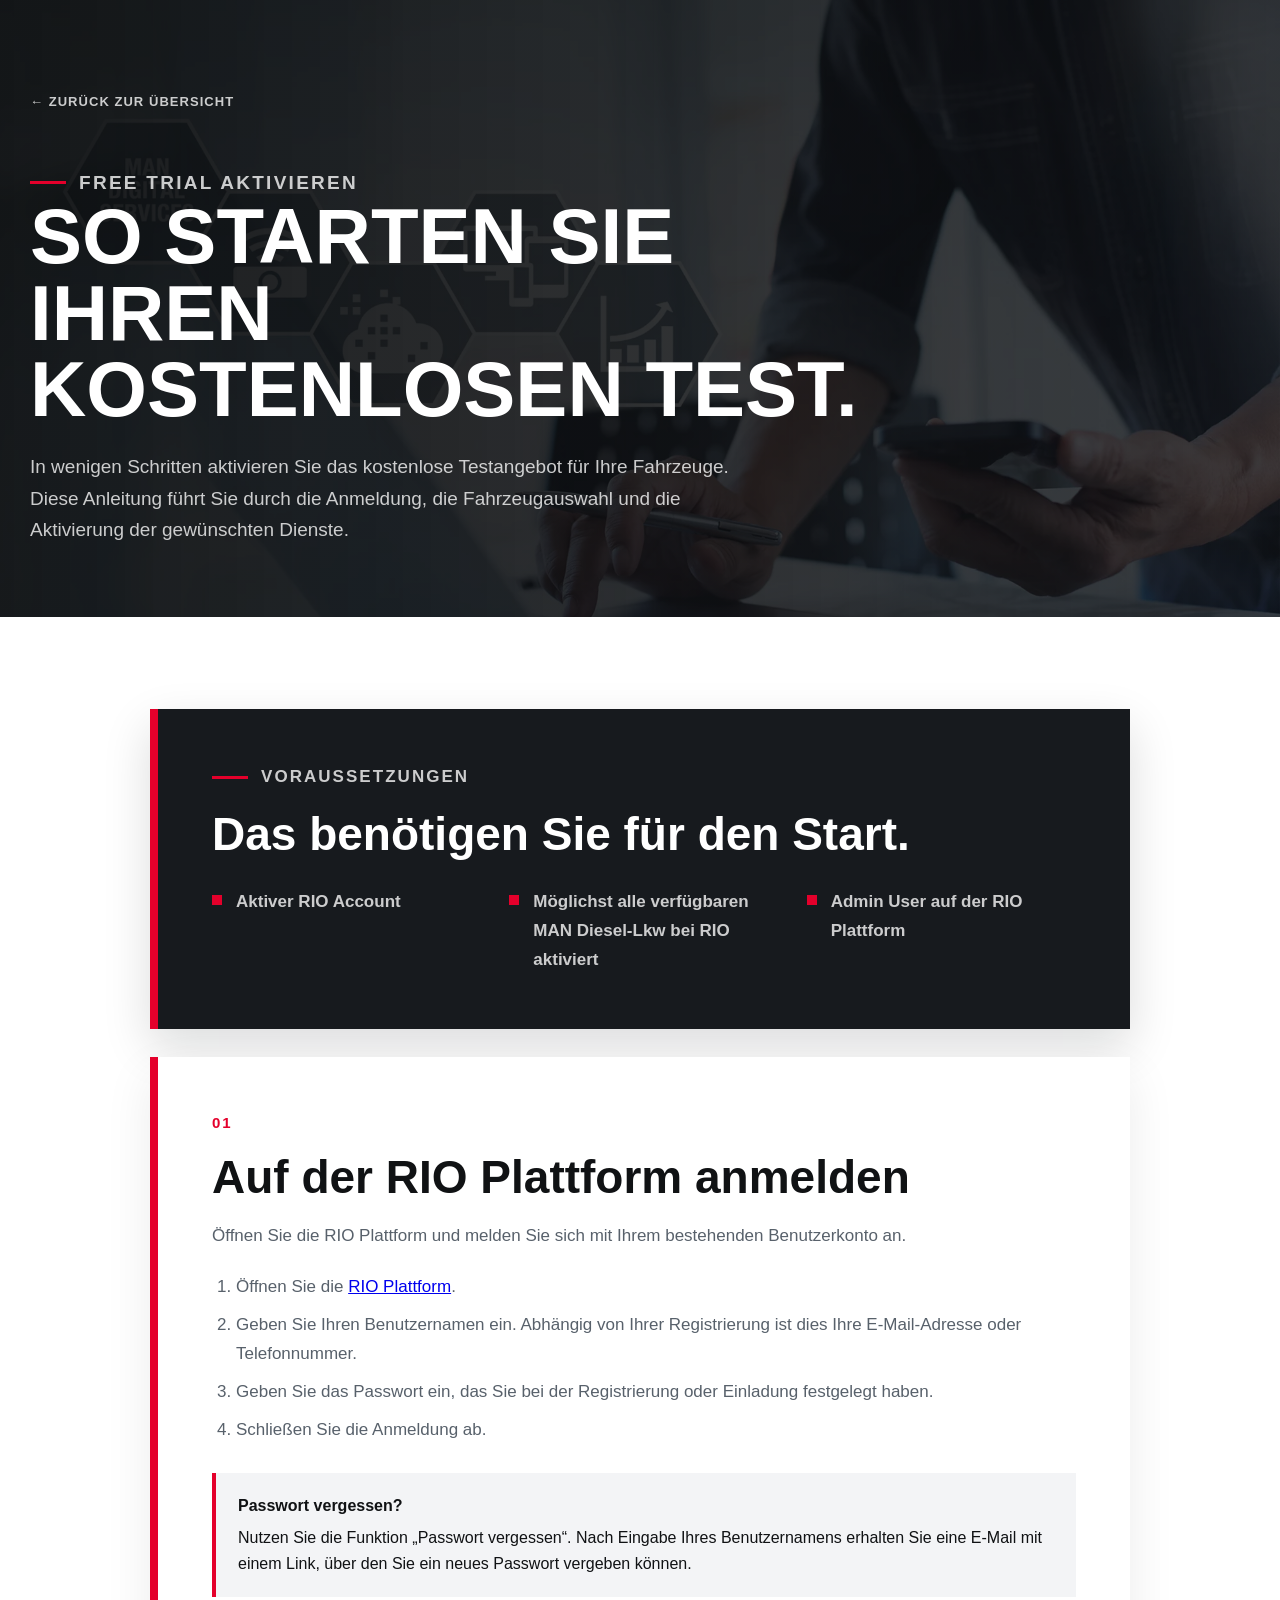
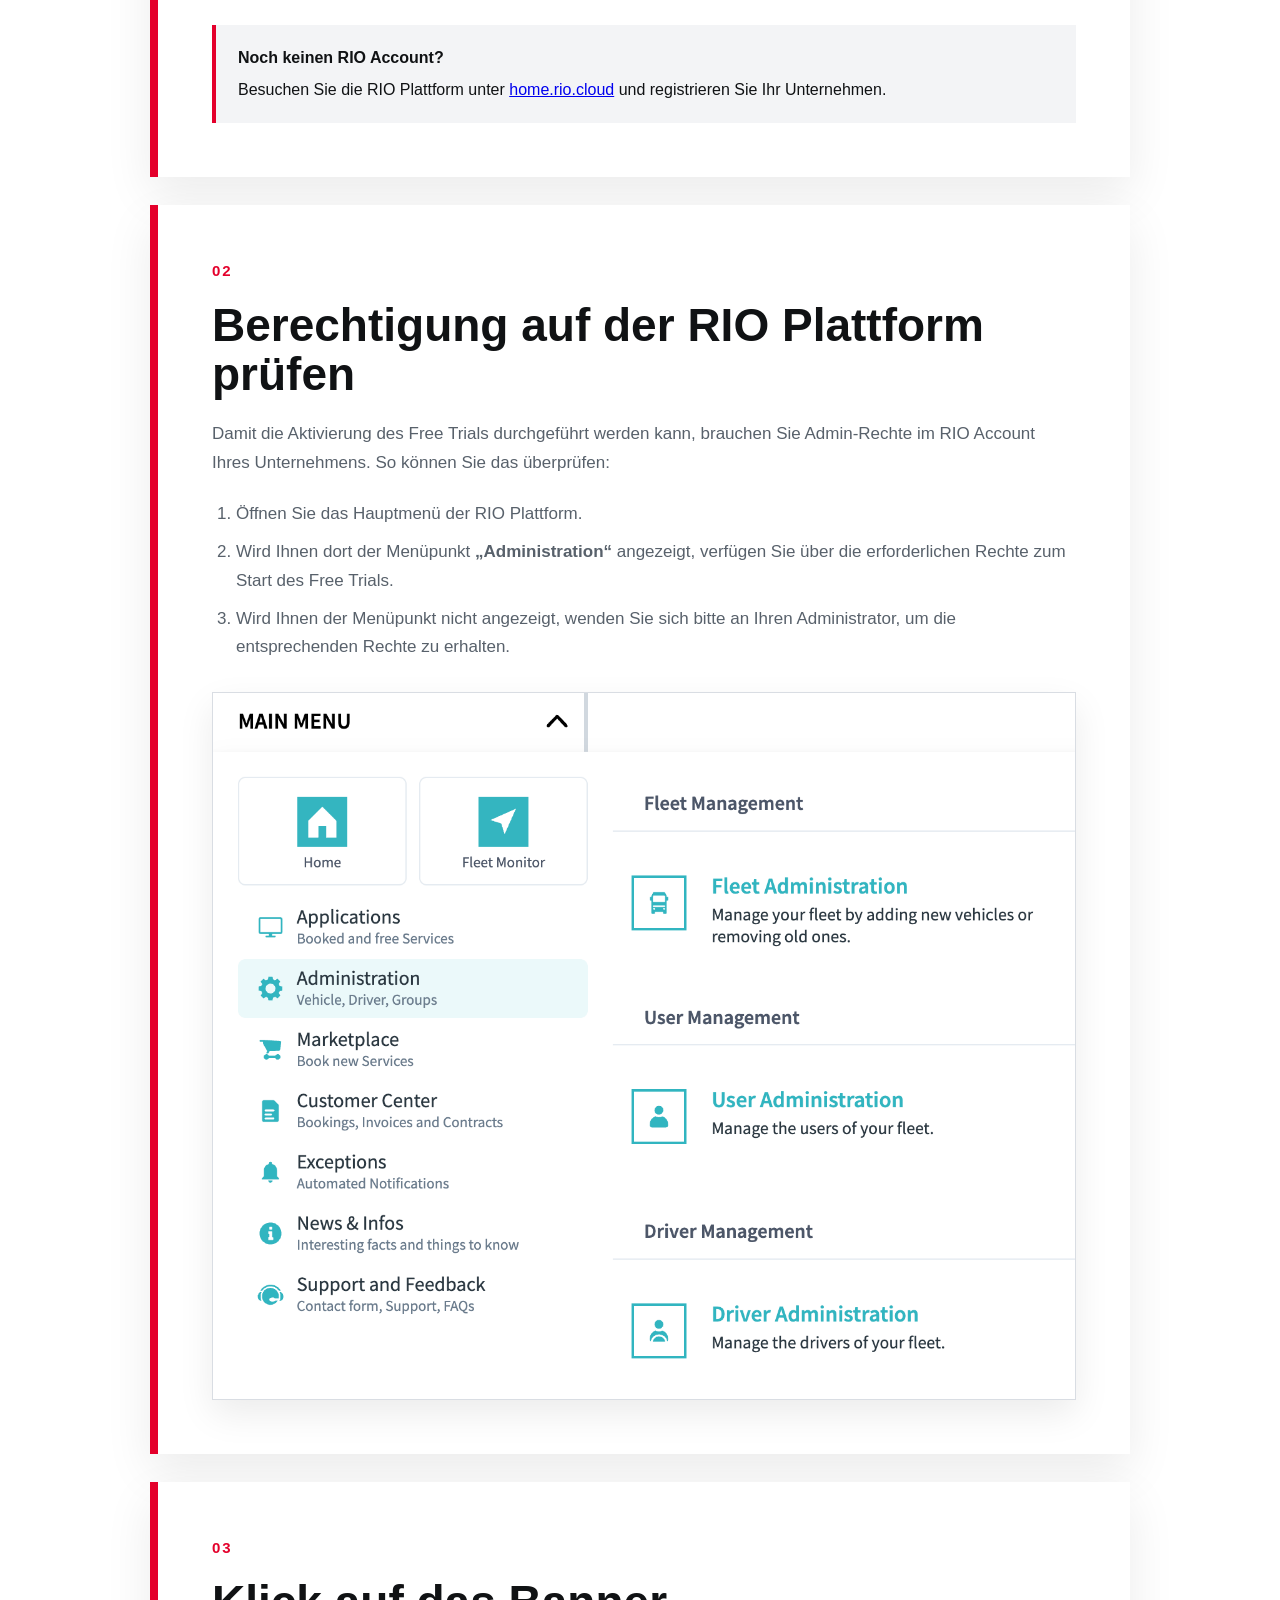
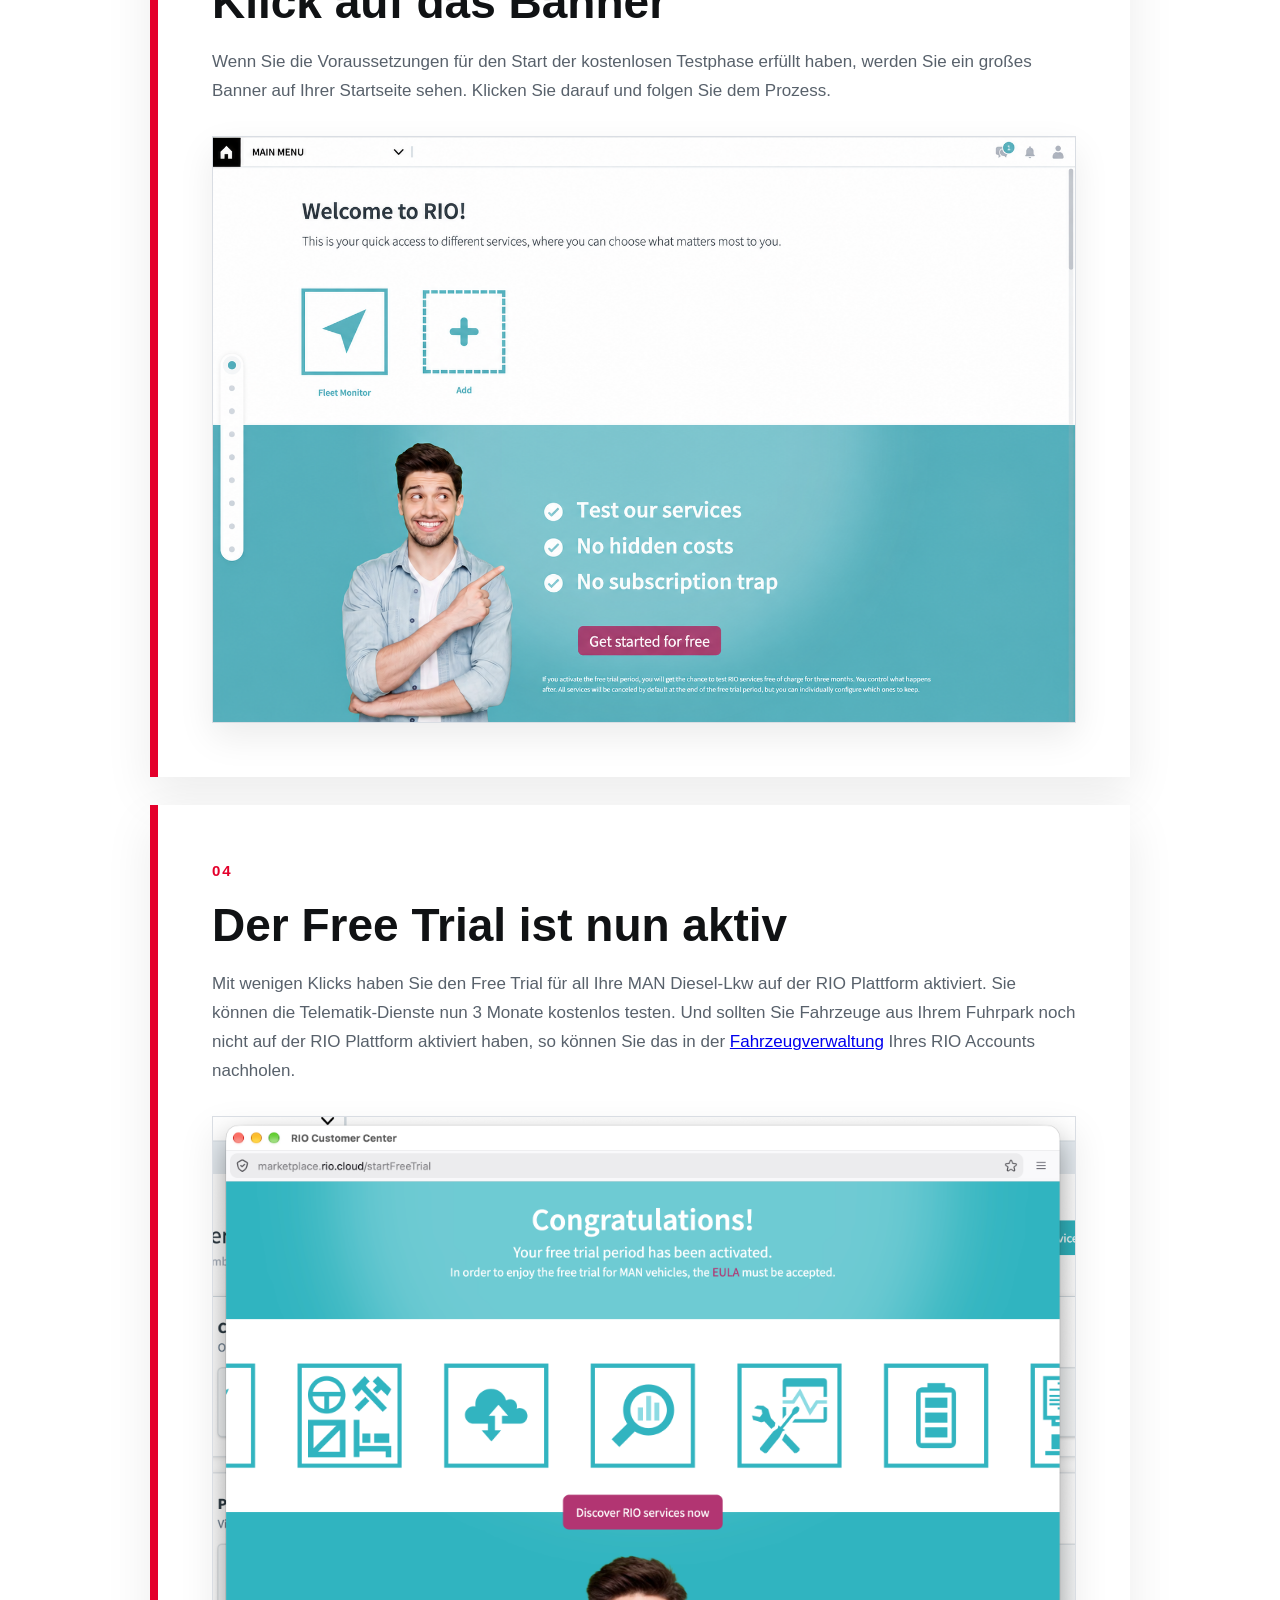
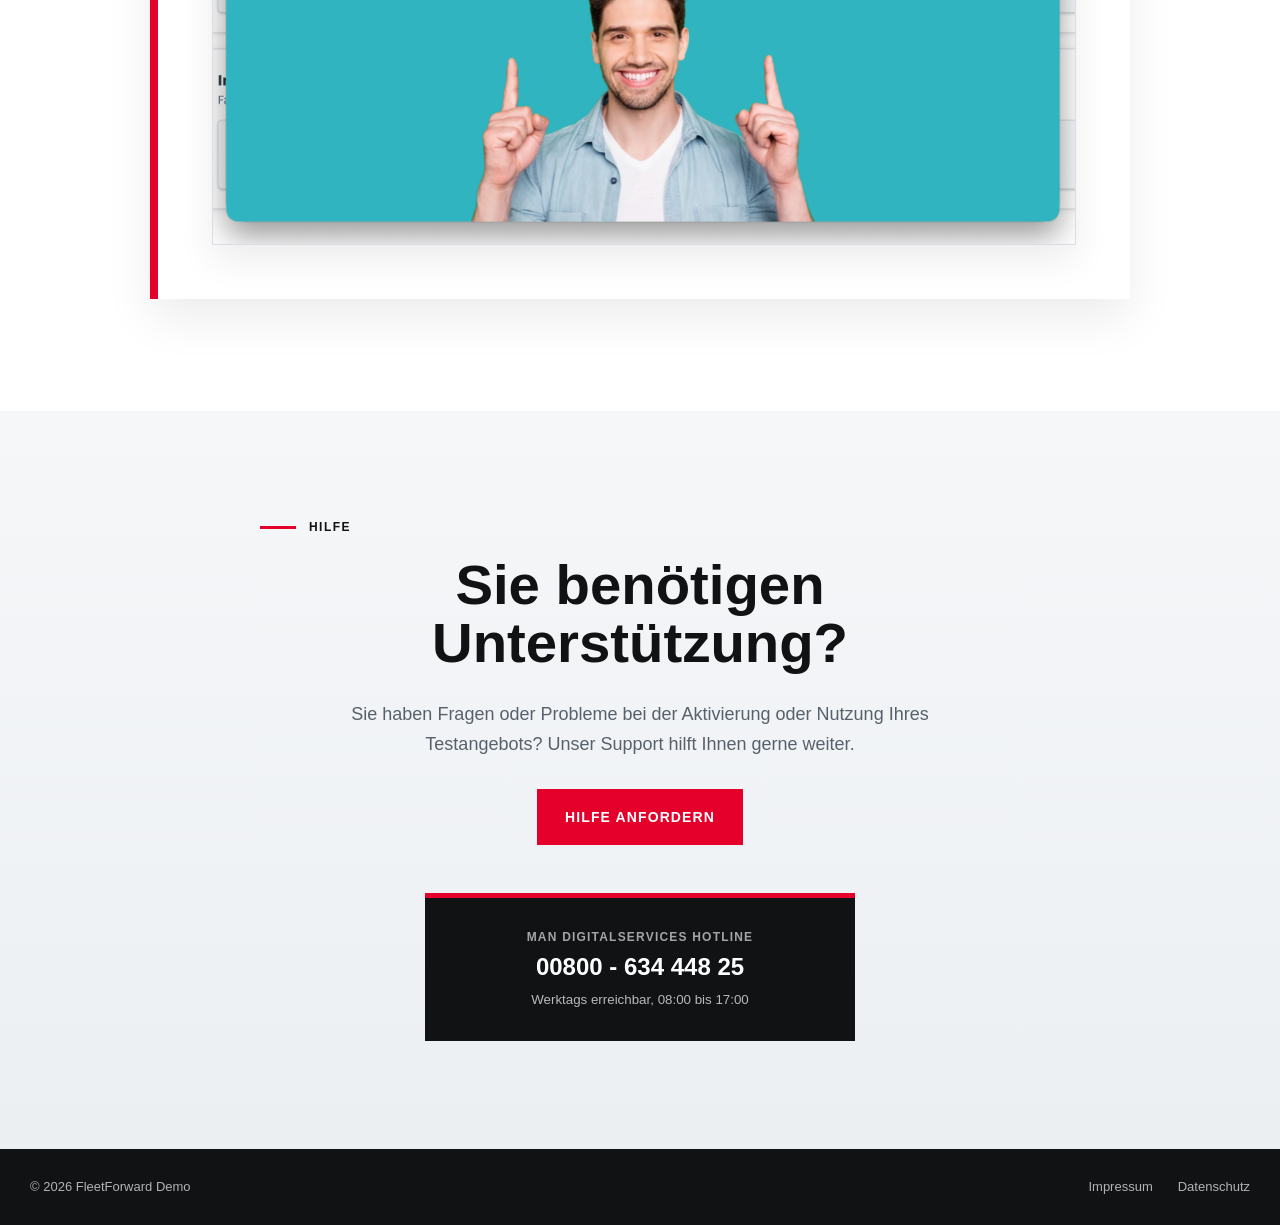
<file: free-trial-anleitung.html>
<!doctype html>
<html lang="de">
<head>
  <meta charset="utf-8">
  <meta name="viewport" content="width=device-width, initial-scale=1">
  <title>Free Trial starten | MAN DigitalServices</title>
  <meta
    name="description"
    content="Schritt-für-Schritt-Anleitung zur Aktivierung des kostenlosen MAN DigitalServices Tests."
  >
  <link rel="stylesheet" href="styles.css?v=20260921-1">
</head>
<body>
  <div class="demo-landing">
    <main>
      <section class="demo-guide-hero">
        <div class="demo-container">
          <a class="demo-guide-hero__back" href="index.html">← Zurück zur Übersicht</a>
          <p class="demo-eyebrow">Free Trial aktivieren</p>
          <h1>So starten Sie Ihren kostenlosen Test.</h1>
          <p>
            In wenigen Schritten aktivieren Sie das kostenlose Testangebot für
            Ihre Fahrzeuge. Diese Anleitung führt Sie durch die Anmeldung, die
            Fahrzeugauswahl und die Aktivierung der gewünschten Dienste.
          </p>
        </div>
      </section>

      <section class="demo-guide" aria-label="Aktivierungsschritte">
        <div class="demo-container">
          <div class="demo-guide__list">
            <article class="demo-guide-prerequisites">
              <p class="demo-eyebrow">Voraussetzungen</p>
              <h2>Das benötigen Sie für den Start.</h2>
              <ul>
                <li>Aktiver RIO Account</li>
                <li>Möglichst alle verfügbaren MAN Diesel-Lkw bei RIO aktiviert</li>
                <li>Admin User auf der RIO Plattform</li>
              </ul>
            </article>

            <article class="demo-guide-step">
              <h2>Auf der RIO Plattform anmelden</h2>
              <p>
                Öffnen Sie die RIO Plattform und melden Sie sich mit Ihrem
                bestehenden Benutzerkonto an.
              </p>
              <ol>
                <li>
                  Öffnen Sie die
                  <a href="https://home.rio.cloud/">RIO Plattform</a>.
                </li>
                <li>
                  Geben Sie Ihren Benutzernamen ein. Abhängig von Ihrer
                  Registrierung ist dies Ihre E-Mail-Adresse oder Telefonnummer.
                </li>
                <li>
                  Geben Sie das Passwort ein, das Sie bei der Registrierung
                  oder Einladung festgelegt haben.
                </li>
                <li>Schließen Sie die Anmeldung ab.</li>
              </ol>
              <div class="demo-guide-note">
                <strong>Passwort vergessen?</strong>
                Nutzen Sie die Funktion „Passwort vergessen“. Nach Eingabe Ihres
                Benutzernamens erhalten Sie eine E-Mail mit einem Link, über den
                Sie ein neues Passwort vergeben können.
              </div>
              <div class="demo-guide-note">
                <strong>Noch keinen RIO Account?</strong>
                Besuchen Sie die RIO Plattform unter
                <a href="https://home.rio.cloud/">home.rio.cloud</a> und
                registrieren Sie Ihr Unternehmen.
              </div>
            </article>

            <article class="demo-guide-step">
              <h2>Berechtigung auf der RIO Plattform prüfen</h2>
              <p>
                Damit die Aktivierung des Free Trials durchgeführt werden kann,
                brauchen Sie Admin-Rechte im RIO Account Ihres Unternehmens. So
                können Sie das überprüfen:
              </p>
              <ol>
                <li>Öffnen Sie das Hauptmenü der RIO Plattform.</li>
                <li>
                  Wird Ihnen dort der Menüpunkt <strong>„Administration“</strong>
                  angezeigt, verfügen Sie über die erforderlichen Rechte zum
                  Start des Free Trials.
                </li>
                <li>
                  Wird Ihnen der Menüpunkt nicht angezeigt, wenden Sie sich
                  bitte an Ihren Administrator, um die entsprechenden Rechte
                  zu erhalten.
                </li>
              </ol>
              <figure class="demo-guide-image">
                <img
                  src="images/RIO_Main_Menu_raw.png"
                  alt="Hauptmenü der RIO Plattform mit dem Menüpunkt Administration"
                  loading="lazy"
                >
              </figure>
            </article>

            <article class="demo-guide-step">
              <h2>Klick auf das Banner</h2>
              <p>
                Wenn Sie die Voraussetzungen für den Start der
                kostenlosen Testphase erfüllt haben, werden Sie ein großes
                Banner auf Ihrer Startseite sehen. Klicken Sie darauf und
                folgen Sie dem Prozess.
              </p>
              <figure class="demo-guide-image">
                <img
                  src="images/rio-free-trial-banner.png"
                  alt="RIO Startseite mit Banner zur kostenlosen Testphase"
                >
              </figure>
            </article>

            <article class="demo-guide-step">
              <h2>Der Free Trial ist nun aktiv</h2>
              <p>
                Mit wenigen Klicks haben Sie den Free Trial für all Ihre
                MAN Diesel-Lkw auf der RIO Plattform aktiviert. Sie können die
                Telematik-Dienste nun 3 Monate kostenlos testen. Und sollten
                Sie Fahrzeuge aus Ihrem Fuhrpark noch nicht auf der RIO
                Plattform aktiviert haben, so können Sie das in der
                <a href="https://administration.assets.rio.cloud/#/assets">Fahrzeugverwaltung</a>
                Ihres RIO Accounts nachholen.
              </p>
              <figure class="demo-guide-image">
                <img
                  src="images/rio-free-trial-activated.png"
                  alt="Bestätigung der aktivierten kostenlosen RIO Testphase"
                >
              </figure>
            </article>
          </div>
        </div>
      </section>

      <section id="contact" class="demo-lead">
        <div class="demo-container demo-lead__content">
          <div class="demo-lead__intro">
            <p class="demo-eyebrow demo-eyebrow--dark">
              Hilfe
            </p>

            <h2>Sie benötigen Unterstützung?</h2>

            <p>
              Sie haben Fragen oder Probleme bei der Aktivierung oder Nutzung
              Ihres Testangebots? Unser Support hilft Ihnen gerne weiter.
            </p>

            <a
              class="demo-button demo-button--submit"
              href="https://rio.cloud/de/contact/form"
            >
              Hilfe anfordern
            </a>

            <div class="demo-contact-box">
              <span>MAN DigitalServices Hotline</span>
              <strong>00800 - 634 448 25</strong>
              <small>Werktags erreichbar, 08:00 bis 17:00</small>
            </div>
          </div>
        </div>
      </section>
    </main>

    <footer class="demo-footer">
      <div class="demo-container demo-footer__inner">
        <span>© 2026 FleetForward Demo</span>
        <div>
          <a href="#">Impressum</a>
          <a href="#">Datenschutz</a>
        </div>
      </div>
    </footer>
  </div>
</body>
</html>
</file>
<file: styles.css>
/* =========================================================
   FleetForward / MAN DigitalServices Landingpage
   Vollstaendige CSS-Ueberarbeitung
   ========================================================= */

:root {
  --demo-red: #e4002b;
  --demo-red-dark: #b80024;
  --demo-red-deep: #91001c;
  --demo-ink: #101214;
  --demo-ink-soft: #25292e;
  --demo-steel: #58616b;
  --demo-line: #d9dde2;
  --demo-panel: #f4f6f8;
  --demo-white: #ffffff;
  --demo-success-bg: #e7f5ed;
  --demo-success: #17673a;
  --demo-error-bg: #fde9ed;
  --demo-error: #9d001e;
  --demo-shadow: 0 22px 54px rgba(16, 18, 20, 0.14);
  --demo-max-width: 1220px;
}

/* =========================================================
   Power-Pages-Standardlayout zuruecksetzen
   ========================================================= */

html {
  margin: 0 !important;
  padding: 0 !important;
  scroll-behavior: smooth;
}

body {
  margin: 0 !important;
  padding: 0 !important;
}

header,
body > nav,
nav:not(.demo-section-nav),
body > .navbar,
header[role="banner"],
header.navbar,
header.navbar-static-top,
header.navbar-inverse,
.navbar.navbar-static-top,
.navbar.navbar-inverse,
.navbar-static-top,
.header-navbar,
#navbar,
#navbar-collapse,
.navbar-header,
.navbar-collapse {
  display: none !important;
  visibility: hidden !important;
  height: 0 !important;
  min-height: 0 !important;
  max-height: 0 !important;
  margin: 0 !important;
  padding: 0 !important;
  border: 0 !important;
  overflow: hidden !important;
}

body,
main,
main[role="main"],
.page-content,
.page-copy,
.container-fluid,
#mainContent,
#content-container {
  margin-top: 0 !important;
  padding-top: 0 !important;
}

body > footer:not(.demo-footer),
footer.footer,
footer[role="contentinfo"]:not(.demo-footer) {
  display: none !important;
}

/* =========================================================
   Basis
   ========================================================= */

.demo-landing {
  position: relative;
  width: 100%;
  margin: 0 !important;
  padding: 0 !important;
  overflow-x: clip;
  overflow-y: visible;
  background: var(--demo-white);
  color: var(--demo-ink);
  font-family: Arial, Helvetica, sans-serif;
  font-size: 16px;
  line-height: 1.6;
  text-rendering: optimizeLegibility;
}

.demo-landing *,
.demo-landing *::before,
.demo-landing *::after {
  box-sizing: border-box;
}

.demo-landing main {
  width: 100%;
  margin: 0 !important;
  padding: 0 !important;
}

.demo-landing img {
  display: block;
  width: 100%;
  max-width: 100%;
}

.demo-container {
  width: min(calc(100% - 48px), var(--demo-max-width));
  margin-right: auto;
  margin-left: auto;
}

.demo-landing ::selection {
  background: var(--demo-red);
  color: var(--demo-white);
}

.demo-landing section[id] {
  scroll-margin-top: 76px;
}

/* =========================================================
   Bereichsnavigation
   ========================================================= */

.demo-section-nav {
  position: sticky;
  top: 0;
  z-index: 100;
  overflow: hidden;
  padding: 0;
  background: var(--demo-white);
  border-bottom: 1px solid #e6e9ed;
}

.demo-section-nav__scroller {
  display: flex;
  align-items: stretch;
  gap: 0;
  width: 100%;
  min-width: 100%;
  padding: 0 24px;
}

.demo-section-nav__item {
  display: flex;
  flex: 1 1 0;
  align-items: center;
  justify-content: center;
  min-height: 52px;
  padding: 12px 20px;
  border: 2px solid transparent;
  color: #39424d;
  font-family: "Arial Narrow", "Helvetica Neue Condensed Bold", "Roboto Condensed", Arial, Helvetica, sans-serif;
  font-size: clamp(14px, 1vw, 16px);
  font-weight: 900;
  letter-spacing: 0.045em;
  line-height: 1.05;
  text-decoration: none;
  text-transform: uppercase;
  white-space: nowrap;
  transition: color 160ms ease, border-color 160ms ease, background-color 160ms ease;
}

.demo-section-nav__item:hover,
.demo-section-nav__item:focus-visible {
  color: var(--demo-red);
  outline: none;
  text-decoration: none;
}

.demo-section-nav__item:focus-visible {
  outline: 2px solid #006fdd;
  outline-offset: -4px;
}

.demo-section-nav__item.is-active {
  border-color: #006fdd;
  color: var(--demo-red);
}

/* =========================================================
   Buttons und Links
   ========================================================= */

.demo-landing a.demo-button,
.demo-landing a.demo-button:link,
.demo-landing a.demo-button:visited,
.demo-landing button.demo-button,
.demo-landing input.demo-button[type="submit"],
.demo-landing input.demo-button[type="button"],
.demo-landing .btn.demo-button,
.demo-landing .btn-primary.demo-button {
  display: inline-flex !important;
  align-items: center !important;
  justify-content: center !important;
  width: auto !important;
  min-width: 204px !important;
  min-height: 56px !important;
  margin: 0 !important;
  padding: 16px 26px !important;
  background: var(--demo-red) !important;
  background-color: var(--demo-red) !important;
  background-image: none !important;
  border: 2px solid var(--demo-red) !important;
  border-radius: 0 !important;
  box-shadow: none !important;
  color: var(--demo-white) !important;
  cursor: pointer !important;
  font-family: Arial, Helvetica, sans-serif !important;
  font-size: 14px !important;
  font-weight: 800 !important;
  letter-spacing: 0.08em !important;
  line-height: 1 !important;
  text-align: center !important;
  text-decoration: none !important;
  text-shadow: none !important;
  text-transform: uppercase !important;
  appearance: none !important;
  -webkit-appearance: none !important;
  transition:
    background-color 180ms ease,
    border-color 180ms ease,
    color 180ms ease,
    transform 180ms ease !important;
}

.demo-landing a.demo-button:hover,
.demo-landing a.demo-button:focus,
.demo-landing button.demo-button:hover,
.demo-landing button.demo-button:focus,
.demo-landing input.demo-button[type="submit"]:hover,
.demo-landing input.demo-button[type="submit"]:focus,
.demo-landing input.demo-button[type="button"]:hover,
.demo-landing input.demo-button[type="button"]:focus {
  background: var(--demo-red-dark) !important;
  background-color: var(--demo-red-dark) !important;
  border-color: var(--demo-red-dark) !important;
  color: var(--demo-white) !important;
  text-decoration: none !important;
  transform: translateY(-2px) !important;
}

.demo-landing a.demo-button:active,
.demo-landing button.demo-button:active,
.demo-landing input.demo-button[type="submit"]:active,
.demo-landing input.demo-button[type="button"]:active {
  background: var(--demo-red-deep) !important;
  background-color: var(--demo-red-deep) !important;
  border-color: var(--demo-red-deep) !important;
  transform: translateY(0) !important;
}

.demo-landing button.demo-button:disabled,
.demo-landing input.demo-button[type="submit"]:disabled,
.demo-landing .demo-button.disabled,
.demo-landing .demo-button[disabled] {
  background: #969da5 !important;
  border-color: #969da5 !important;
  color: var(--demo-white) !important;
  cursor: not-allowed !important;
  opacity: 0.75 !important;
  transform: none !important;
}

.demo-landing .demo-button--submit {
  width: 100% !important;
}

.demo-text-link,
.demo-feature-callout--compact {
  font-size: clamp(12px, 0.95vw, 14px);
  line-height: 1.15;
}

.demo-arrow-link {
  display: inline-flex;
  align-items: center;
  gap: 13px;
  color: inherit;
  font-weight: 800;
  line-height: 1.2;
  text-decoration: none;
}

.demo-text-link span,
.demo-arrow-link span {
  display: inline-block;
  font-size: 22px;
  line-height: 1;
  transition: transform 180ms ease;
}

.demo-text-link:hover,
.demo-text-link:focus,
.demo-arrow-link:hover,
.demo-arrow-link:focus {
  color: inherit;
  text-decoration: none;
}

.demo-text-link:hover span,
.demo-text-link:focus span,
.demo-arrow-link:hover span,
.demo-arrow-link:focus span {
  transform: translateX(6px);
}

/* =========================================================
   Hero
   ========================================================= */

.demo-landing .demo-hero {
  position: relative !important;
  display: flex !important;
  align-items: flex-end !important;
  width: 100% !important;
  min-height: 680px !important;
  margin: 0 !important;
  padding: 0 !important;
  overflow: hidden !important;
  background-color: var(--demo-ink) !important;
  background-image: url("images/mds-free-trial-truck-2026.jpeg") !important;
  background-position: center center !important;
  background-repeat: no-repeat !important;
  background-size: cover !important;
  color: var(--demo-white) !important;
  isolation: isolate !important;
}

.demo-landing .demo-hero__overlay {
  position: absolute !important;
  inset: 0 !important;
  z-index: 1 !important;
  display: block !important;
  background:
    linear-gradient(
      90deg,
      rgba(10, 12, 14, 0.9) 0%,
      rgba(10, 12, 14, 0.72) 34%,
      rgba(10, 12, 14, 0.38) 64%,
      rgba(10, 12, 14, 0.12) 100%
    ),
    linear-gradient(
      180deg,
      rgba(0, 0, 0, 0.02) 0%,
      rgba(0, 0, 0, 0.12) 54%,
      rgba(0, 0, 0, 0.62) 100%
    ) !important;
  pointer-events: none !important;
}

.demo-landing .demo-hero::after {
  position: absolute;
  right: 0;
  bottom: 0;
  z-index: 2;
  width: min(44vw, 520px);
  height: 7px;
  background: var(--demo-red);
  content: "";
}

.demo-landing .demo-hero__content {
  position: relative !important;
  z-index: 3 !important;
  display: flex !important;
  align-items: flex-end !important;
  width: min(calc(100% - 96px), var(--demo-max-width)) !important;
  margin: 0 auto !important;
  padding: 0 0 76px !important;
}

.demo-landing .demo-hero__copy {
  width: 100% !important;
  max-width: 620px !important;
  margin: 0 !important;
  padding: 0 !important;
}

.demo-landing .demo-hero .demo-hero__copy h1 {
  max-width: 600px !important;
  margin: 0 0 26px !important;
  padding: 0 !important;
  color: var(--demo-white) !important;
  font-family: "Arial Narrow", "Helvetica Neue Condensed Bold", "Roboto Condensed", Arial, Helvetica, sans-serif !important;
  font-size: clamp(34px, 3.2vw, 46px) !important;
  font-weight: 900 !important;
  letter-spacing: 0 !important;
  line-height: 1.12 !important;
  text-align: left !important;
  text-decoration: none !important;
  text-shadow: 0 3px 14px rgba(0, 0, 0, 0.42) !important;
  text-transform: uppercase !important;
}

/* =========================================================
   Typografie
   ========================================================= */

.demo-eyebrow {
  display: flex;
  align-items: center;
  gap: 13px;
  margin: 0 0 20px;
  color: var(--demo-white);
  font-size: 12px;
  font-weight: 800;
  letter-spacing: 0.12em;
  line-height: 1.4;
  text-transform: uppercase;
}

.demo-eyebrow::before {
  width: 36px;
  height: 3px;
  background: var(--demo-red);
  content: "";
  flex: 0 0 auto;
}

.demo-eyebrow--dark {
  color: var(--demo-ink);
}

.demo-feature__content h2,
.demo-lead__intro h2 {
  margin: 0 0 26px;
  color: inherit;
  font-family: Arial, Helvetica, sans-serif;
  font-size: clamp(36px, 4.4vw, 58px);
  font-weight: 900;
  letter-spacing: 0;
  line-height: 1.04;
}

.demo-feature__content > p:not(.demo-eyebrow),
.demo-lead__intro > p:not(.demo-eyebrow) {
  max-width: 58ch;
  margin: 0 0 30px;
  color: var(--demo-steel);
  font-size: 18px;
  line-height: 1.68;
}

.demo-feature--dark .demo-feature__content > p:not(.demo-eyebrow) {
  color: rgba(255, 255, 255, 0.72);
}

/* =========================================================
   Angebotsueberblick
   ========================================================= */

.demo-offer {
  position: relative;
  padding: 76px 0;
  background: var(--demo-white);
  border-bottom: 1px solid var(--demo-line);
}

.demo-offer::before {
  position: absolute;
  top: 0;
  left: max(24px, calc((100vw - var(--demo-max-width)) / 2));
  width: 74px;
  height: 6px;
  background: var(--demo-red);
  content: "";
}

.demo-offer__grid {
  display: grid;
  grid-template-columns: minmax(0, 0.72fr) minmax(290px, 0.28fr);
  align-items: start;
  gap: clamp(44px, 7vw, 88px);
}

.demo-offer .demo-eyebrow {
  margin: 0 0 18px;
}

.demo-offer h2 {
  max-width: 760px;
  margin: 0 0 24px;
  color: var(--demo-ink);
  font-size: clamp(36px, 4.4vw, 58px);
  font-weight: 900;
  letter-spacing: 0;
  line-height: 1.05;
}

.demo-offer p:not(.demo-eyebrow) {
  max-width: 780px;
  margin: 0 0 18px;
  color: var(--demo-ink-soft);
  font-size: 18px;
  line-height: 1.66;
}

.demo-offer p.demo-offer__note {
  margin-top: 22px;
  color: #747c86;
  font-size: 12px;
  line-height: 1.5;
}

.demo-offer p:last-child {
  margin-bottom: 0;
}

.demo-offer__facts {
  display: grid;
  gap: 1px;
  background: var(--demo-line);
  box-shadow: var(--demo-shadow);
}

.demo-offer__facts div {
  display: flex;
  flex-direction: column;
  min-height: 116px;
  padding: 24px;
  background: var(--demo-panel);
  border-left: 5px solid var(--demo-red);
}

.demo-offer__facts strong {
  color: var(--demo-ink);
  font-size: 24px;
  font-weight: 900;
  line-height: 1.1;
}

.demo-offer__facts span {
  margin-top: 8px;
  color: var(--demo-steel);
  font-size: 13px;
  font-weight: 800;
  line-height: 1.4;
  text-transform: uppercase;
}

/* =========================================================
   Aktivierungs-Hinweis
   ========================================================= */

.demo-guide-cta {
  position: relative;
  padding: 44px 0;
  background:
    linear-gradient(135deg, #171a1e 0%, #101214 100%);
  color: var(--demo-white);
}

.demo-guide-cta::before {
  position: absolute;
  top: 0;
  left: max(24px, calc((100vw - var(--demo-max-width)) / 2));
  width: 74px;
  height: 6px;
  background: var(--demo-red);
  content: "";
}

.demo-guide-cta__inner {
  display: grid;
  grid-template-columns: minmax(0, 1fr) auto;
  align-items: center;
  gap: clamp(28px, 5vw, 64px);
}

.demo-guide-cta .demo-eyebrow {
  margin-bottom: 14px;
}

.demo-guide-cta h2 {
  max-width: 850px;
  margin: 0;
  color: var(--demo-white);
  font-size: clamp(28px, 3.2vw, 42px);
  font-weight: 900;
  letter-spacing: 0;
  line-height: 1.12;
}

.demo-guide-cta__button {
  white-space: nowrap;
}

/* =========================================================
   Free-Trial-Produkte
   ========================================================= */

.demo-products-intro {
  padding: 78px 0 28px;
  background: var(--demo-panel);
}

.demo-products-intro h2 {
  max-width: 780px;
  margin: 0 0 22px;
  color: var(--demo-ink);
  font-size: clamp(36px, 4.6vw, 60px);
  font-weight: 900;
  letter-spacing: 0;
  line-height: 1.04;
}

.demo-products-intro p:not(.demo-eyebrow) {
  max-width: 760px;
  margin: 0;
  color: var(--demo-steel);
  font-size: 18px;
  line-height: 1.66;
}

.demo-product-feature {
  padding: 88px 0;
}

.demo-products-intro + .demo-product-feature {
  padding-top: 66px;
  background: var(--demo-panel);
}

.demo-products-intro + .demo-feature--dark.demo-product-feature {
  background:
    linear-gradient(180deg, #171a1e 0%, #111315 100%);
  color: var(--demo-white);
}

.demo-product-feature + .demo-product-feature {
  border-top: 1px solid rgba(16, 18, 20, 0.08);
}

.demo-feature--dark.demo-product-feature + .demo-product-feature {
  border-top: 0;
}

.demo-check-list--light li {
  border-bottom-color: rgba(255, 255, 255, 0.24);
  color: rgba(255, 255, 255, 0.92);
}

.demo-check-list--light li::before {
  background: var(--demo-white);
  color: var(--demo-red);
}

.demo-feature--dark .demo-check-list li {
  border-bottom-color: rgba(255, 255, 255, 0.24);
  color: rgba(255, 255, 255, 0.92);
}

.demo-feature--dark .demo-check-list li::before {
  background: var(--demo-red);
  color: var(--demo-white);
}

/* =========================================================
   Text-Bild-Komponenten
   ========================================================= */

.demo-feature {
  position: relative;
  padding: 108px 0;
  background: var(--demo-white);
}

.demo-feature--dark {
  background:
    linear-gradient(180deg, #171a1e 0%, #111315 100%);
  color: var(--demo-white);
}

.demo-feature__grid {
  display: grid;
  grid-template-columns: minmax(0, 0.88fr) minmax(0, 1.12fr);
  align-items: center;
  gap: clamp(52px, 7vw, 96px);
}

.demo-feature__grid--reverse {
  grid-template-columns: minmax(0, 1.12fr) minmax(0, 0.88fr);
}

.demo-feature__media {
  position: relative;
  display: flex;
  min-height: 460px;
  align-items: center;
  justify-content: center;
  overflow: visible;
  background: transparent;
  box-shadow: none;
}

.demo-feature__media::after {
  display: none;
}

.demo-feature__media img {
  width: min(112%, 720px);
  height: auto;
  max-height: 520px;
  object-fit: contain;
  filter: drop-shadow(0 28px 32px rgba(16, 18, 20, 0.2));
  transition: transform 700ms ease;
}

.demo-feature__media:hover img {
  transform: scale(1.025);
}

/* Die Monitore zeigen immer zur benachbarten Textspalte. */
.demo-feature__grid--reverse .demo-feature__media img {
  transform: scaleX(-1);
}

.demo-feature__grid--reverse .demo-feature__media:hover img {
  transform: scaleX(-1) scale(1.025);
}

/* Fertig perspektivierte Produktmotive dürfen nicht gespiegelt werden. */
.demo-feature__grid--reverse .demo-feature__media--native-direction img {
  transform: none;
}

.demo-feature__grid--reverse .demo-feature__media--native-direction:hover img {
  transform: scale(1.025);
}

.demo-feature__media--icon {
  display: flex;
  align-items: center;
  justify-content: center;
  padding: clamp(56px, 8vw, 96px);
  background:
    linear-gradient(135deg, #ffffff 0%, #f3f5f7 100%);
}

.demo-feature--dark .demo-feature__media--icon {
  background:
    linear-gradient(135deg, #ffffff 0%, #eef1f4 100%);
}

.demo-feature__media--icon::after {
  display: none;
}

.demo-feature__media--icon img {
  width: min(100%, 310px);
  height: auto;
  max-height: 310px;
  object-fit: contain;
}

.demo-feature__media--icon:hover img {
  transform: scale(1.035);
}

.demo-check-list {
  padding: 0;
  margin: 0 0 34px;
  list-style: none;
}

.demo-check-list li {
  position: relative;
  padding: 13px 0 13px 34px;
  border-bottom: 1px solid rgba(16, 18, 20, 0.13);
  color: var(--demo-ink-soft);
  font-weight: 800;
}

.demo-check-list li::before {
  position: absolute;
  top: 13px;
  left: 0;
  width: 20px;
  height: 20px;
  background: var(--demo-red);
  color: var(--demo-white);
  content: "✓";
  font-size: 13px;
  font-weight: 900;
  line-height: 20px;
  text-align: center;
}

.demo-feature-callout {
  display: flex;
  width: clamp(142px, 12vw, 174px);
  aspect-ratio: 1;
  align-items: center;
  justify-content: center;
  margin: 28px 0 0 auto;
  padding: 24px;
  border-radius: 50%;
  background: var(--demo-red);
  box-shadow: 0 22px 42px rgba(0, 0, 0, 0.26);
  color: var(--demo-white);
  font-size: clamp(15px, 1.2vw, 18px);
  font-weight: 900;
  line-height: 1.18;
  text-align: center;
}

.demo-arrow-link {
  color: var(--demo-ink);
}

.demo-arrow-link--light {
  color: var(--demo-white);
}

.demo-stats {
  display: grid;
  grid-template-columns: repeat(2, minmax(0, 1fr));
  gap: 1px;
  margin: 38px 0;
  background: rgba(255, 255, 255, 0.18);
}

.demo-stat {
  display: flex;
  flex-direction: column;
  min-height: 126px;
  padding: 26px 24px;
  background: rgba(255, 255, 255, 0.04);
}

.demo-stat strong {
  color: var(--demo-white);
  font-size: 42px;
  font-weight: 900;
  letter-spacing: 0;
  line-height: 1;
}

.demo-stat span {
  margin-top: 9px;
  color: rgba(255, 255, 255, 0.68);
  font-size: 13px;
  font-weight: 700;
}

/* =========================================================
   Lead-Bereich
   ========================================================= */

.demo-lead {
  padding: 108px 0;
  background:
    linear-gradient(180deg, #f5f7f9 0%, #eceff2 100%);
}

.demo-lead__content {
  max-width: 760px;
  text-align: center;
}

.demo-lead__intro > p:not(.demo-eyebrow) {
  max-width: 660px;
  margin-right: auto;
  margin-left: auto;
}

.demo-lead__intro > .demo-button {
  margin-top: 30px;
}

.demo-contact-box {
  display: flex;
  flex-direction: column;
  max-width: 430px;
  margin: 48px auto 0;
  padding: 30px;
  background: var(--demo-ink);
  border-top: 5px solid var(--demo-red);
  color: var(--demo-white);
}

.demo-contact-box span {
  margin-bottom: 5px;
  color: rgba(255, 255, 255, 0.62);
  font-size: 12px;
  font-weight: 800;
  letter-spacing: 0.1em;
  text-transform: uppercase;
}

.demo-contact-box strong {
  color: var(--demo-white);
  font-size: 24px;
  font-weight: 900;
  line-height: 1.25;
}

.demo-contact-box small {
  margin-top: 7px;
  color: rgba(255, 255, 255, 0.7);
}

/* =========================================================
   Footer
   ========================================================= */

.demo-footer {
  display: block !important;
  padding: 28px 0;
  background: var(--demo-ink);
  color: rgba(255, 255, 255, 0.68);
  font-size: 13px;
}

.demo-footer__inner {
  display: flex;
  align-items: center;
  justify-content: space-between;
  gap: 24px;
}

.demo-footer__inner div {
  display: flex;
  gap: 25px;
}

.demo-footer a {
  color: rgba(255, 255, 255, 0.68);
  text-decoration: none;
}

.demo-footer a:hover,
.demo-footer a:focus {
  color: var(--demo-white);
  text-decoration: none;
}

/* =========================================================
   Responsive
   ========================================================= */

@media (max-width: 991px) {
  .demo-landing .demo-hero {
    min-height: 620px !important;
    background-position: 56% center !important;
  }

  .demo-landing .demo-hero__content {
    width: min(calc(100% - 64px), var(--demo-max-width)) !important;
    padding-bottom: 58px !important;
  }

  .demo-landing .demo-hero__copy {
    max-width: 560px !important;
  }

  .demo-feature__grid,
  .demo-feature__grid--reverse,
  .demo-lead__grid,
  .demo-offer__grid {
    grid-template-columns: 1fr;
  }

  .demo-feature__grid--reverse .demo-feature__media {
    order: 2;
  }

  .demo-feature__grid--reverse .demo-feature__content {
    order: 1;
  }

  .demo-feature,
  .demo-lead {
    padding: 82px 0;
  }

  .demo-offer {
    padding: 70px 0;
  }

  .demo-offer__facts {
    grid-template-columns: repeat(3, minmax(0, 1fr));
  }

  .demo-offer__facts div {
    min-height: 132px;
  }

  .demo-guide-cta__inner {
    grid-template-columns: 1fr;
  }

  .demo-products-intro {
    padding: 72px 0 24px;
  }

  .demo-product-feature {
    padding: 76px 0;
  }

  .demo-feature__media {
    min-height: 460px;
  }

  .demo-feature__media img {
    height: auto;
    max-height: 460px;
  }

}

@media (max-width: 700px) {
  .demo-container {
    width: calc(100% - 32px);
  }

  .demo-landing section[id] {
    scroll-margin-top: 64px;
  }

  .demo-section-nav__scroller {
    min-width: max-content;
    padding: 0 12px;
    overflow-x: auto;
    scroll-padding-left: 12px;
    scroll-snap-type: x mandatory;
    -webkit-overflow-scrolling: touch;
  }

  .demo-section-nav__item {
    flex: 0 0 auto;
    min-height: 48px;
    padding: 11px 16px;
    font-size: 14px;
    scroll-snap-align: start;
  }

  .demo-landing .demo-hero {
    min-height: 570px !important;
    background-position: 58% center !important;
  }

  .demo-landing .demo-hero__overlay {
    background:
      linear-gradient(
        90deg,
        rgba(10, 12, 14, 0.9) 0%,
        rgba(10, 12, 14, 0.72) 72%,
        rgba(10, 12, 14, 0.38) 100%
      ),
      linear-gradient(
        180deg,
        rgba(0, 0, 0, 0.08) 0%,
        rgba(0, 0, 0, 0.58) 100%
      ) !important;
  }

  .demo-landing .demo-hero::after {
    width: 62vw;
    height: 6px;
  }

  .demo-landing .demo-hero__content {
    width: calc(100% - 32px) !important;
    padding-bottom: 40px !important;
  }

  .demo-landing .demo-hero__copy {
    max-width: 100% !important;
  }

  .demo-landing .demo-hero .demo-hero__copy h1 {
    max-width: 100% !important;
    margin-bottom: 22px !important;
    font-size: clamp(29px, 8.5vw, 38px) !important;
    line-height: 1.12 !important;
  }

  .demo-landing .demo-hero .demo-hero__copy h1 br {
    display: none !important;
  }

  .demo-landing a.demo-button,
  .demo-landing button.demo-button,
  .demo-landing input.demo-button[type="submit"],
  .demo-landing input.demo-button[type="button"] {
    min-width: 180px !important;
    min-height: 52px !important;
    padding: 14px 20px !important;
    font-size: 13px !important;
  }

  .demo-feature,
  .demo-lead {
    padding: 66px 0;
  }

  .demo-offer {
    padding: 56px 0;
  }

  .demo-offer__facts {
    grid-template-columns: 1fr;
  }

  .demo-offer__facts div {
    min-height: 0;
  }

  .demo-guide-cta {
    padding: 38px 0;
  }

  .demo-guide-cta__inner {
    gap: 24px;
  }

  .demo-guide-cta__button {
    width: 100% !important;
  }

  .demo-products-intro {
    padding: 62px 0 18px;
  }

  .demo-product-feature {
    padding: 62px 0;
  }

  .demo-feature__content h2,
  .demo-lead__intro h2,
  .demo-products-intro h2,
  .demo-offer h2 {
    font-size: clamp(31px, 9vw, 40px);
    line-height: 1.08;
  }

  .demo-feature__content > p:not(.demo-eyebrow),
  .demo-lead__intro > p:not(.demo-eyebrow),
  .demo-products-intro p:not(.demo-eyebrow),
  .demo-offer p:not(.demo-eyebrow) {
    font-size: 16px;
  }

  .demo-feature__media {
    min-height: 300px;
  }

  .demo-feature__media img {
    width: min(108%, 520px);
    height: auto;
    max-height: 360px;
  }

  .demo-stats {
    grid-template-columns: 1fr;
  }

  .demo-contact-box {
    margin-top: 36px;
  }

  .demo-footer__inner {
    align-items: flex-start;
    flex-direction: column;
    gap: 14px;
  }
}

@media (max-width: 420px) {
  .demo-landing .demo-hero {
    min-height: 540px !important;
  }

  .demo-landing .demo-hero .demo-hero__copy h1 {
    font-size: 29px !important;
  }

  .demo-landing a.demo-button,
  .demo-landing button.demo-button,
  .demo-landing input.demo-button[type="submit"],
  .demo-landing input.demo-button[type="button"] {
    width: 100% !important;
    min-width: 0 !important;
  }

  .demo-feature__media,
  .demo-feature__media img {
    min-height: 310px;
    height: 310px;
  }

}


/* =========================================================
   FAQ
   ========================================================= */

.demo-faq {
  padding: 96px 0;
  background: var(--demo-cloud);
}

.demo-faq__layout {
  display: grid;
  grid-template-columns: minmax(0, 0.8fr) minmax(0, 1.2fr);
  gap: clamp(52px, 8vw, 112px);
  align-items: start;
}

.demo-faq__intro {
  position: sticky;
  top: 32px;
}

.demo-faq__intro h2 {
  max-width: 560px;
  margin: 0 0 24px;
  color: var(--demo-ink);
  font-size: clamp(38px, 4.6vw, 58px);
  line-height: 1.04;
}

.demo-faq__intro > p:not(.demo-eyebrow) {
  max-width: 540px;
  margin: 0 0 28px;
  color: var(--demo-steel);
  font-size: 17px;
  line-height: 1.7;
}

.demo-text-link {
  display: inline-flex;
  align-items: center;
  gap: 10px;
  color: var(--demo-red);
  font-size: 14px;
  font-weight: 800;
  letter-spacing: 0.06em;
  text-decoration: none;
  text-transform: uppercase;
}

.demo-text-link::after {
  content: "→";
  font-size: 20px;
  line-height: 1;
}

.demo-text-link:hover,
.demo-text-link:focus {
  color: #bd0024;
  text-decoration: underline;
}

.demo-faq__items {
  border-top: 3px solid var(--demo-red);
}

.demo-faq details {
  border-bottom: 1px solid #cfd3d8;
  background: var(--demo-white);
}

.demo-faq summary {
  position: relative;
  padding: 25px 64px 25px 26px;
  color: var(--demo-ink);
  cursor: pointer;
  font-size: 18px;
  font-weight: 800;
  line-height: 1.35;
  list-style: none;
}

.demo-faq summary::-webkit-details-marker {
  display: none;
}

.demo-faq summary::after {
  content: "+";
  position: absolute;
  top: 50%;
  right: 26px;
  color: var(--demo-red);
  font-size: 30px;
  font-weight: 400;
  line-height: 1;
  transform: translateY(-50%);
}

.demo-faq details[open] summary::after {
  content: "−";
}

.demo-faq details p {
  margin: 0;
  padding: 0 64px 26px 26px;
  color: var(--demo-steel);
  font-size: 16px;
  line-height: 1.65;
}

/* =========================================================
   Free-Trial-Anleitung
   ========================================================= */

.demo-guide-hero {
  padding: 88px 0 72px;
  background:
    linear-gradient(90deg, rgba(10, 12, 14, 0.94), rgba(10, 12, 14, 0.76)),
    url("images/einstieg-digital-services.webp") center / cover no-repeat;
  color: var(--demo-white);
}

.demo-guide-hero__back {
  display: inline-block;
  margin-bottom: 54px;
  color: rgba(255, 255, 255, 0.78);
  font-size: 13px;
  font-weight: 800;
  letter-spacing: 0.08em;
  text-decoration: none;
  text-transform: uppercase;
}

.demo-guide-hero__back:hover,
.demo-guide-hero__back:focus {
  color: var(--demo-white);
  text-decoration: underline;
}

.demo-guide-hero h1 {
  max-width: 850px;
  margin: 0 0 24px;
  font-size: clamp(42px, 6.5vw, 78px);
  line-height: 0.98;
  text-transform: uppercase;
}

.demo-guide-hero p {
  max-width: 720px;
  margin: 0;
  color: rgba(255, 255, 255, 0.78);
  font-size: 19px;
  line-height: 1.65;
}

.demo-guide {
  padding: 92px 0 112px;
  background: var(--demo-cloud);
}

.demo-guide__list {
  display: grid;
  gap: 28px;
  max-width: 980px;
  margin: 0 auto;
  counter-reset: guide-step;
}

.demo-guide-step {
  position: relative;
  padding: clamp(30px, 5vw, 54px);
  border-left: 8px solid var(--demo-red);
  background: var(--demo-white);
  box-shadow: 0 18px 45px rgba(10, 12, 14, 0.08);
  counter-increment: guide-step;
}

.demo-guide-prerequisites {
  position: relative;
  padding: clamp(30px, 5vw, 54px);
  border-left: 8px solid var(--demo-red);
  background: #171a1e;
  color: var(--demo-white);
  box-shadow: 0 18px 45px rgba(10, 12, 14, 0.14);
}

.demo-guide-prerequisites .demo-eyebrow {
  margin-bottom: 18px;
}

.demo-guide-prerequisites h2 {
  max-width: 780px;
  margin: 0 0 20px;
  color: var(--demo-white);
  font-size: clamp(30px, 4vw, 46px);
  line-height: 1.08;
}

.demo-guide-prerequisites p,
.demo-guide-prerequisites li {
  color: rgba(255, 255, 255, 0.78);
  font-size: 17px;
  line-height: 1.7;
}

.demo-guide-prerequisites p {
  max-width: 820px;
  margin: 0;
}

.demo-guide-prerequisites ul {
  display: grid;
  grid-template-columns: repeat(3, minmax(0, 1fr));
  gap: 12px 28px;
  margin: 28px 0 0;
  padding: 0;
  list-style: none;
}

.demo-guide-prerequisites li {
  position: relative;
  padding-left: 24px;
  font-weight: 800;
}

.demo-guide-prerequisites li::before {
  position: absolute;
  top: 0.68em;
  left: 0;
  width: 10px;
  height: 10px;
  background: var(--demo-red);
  content: "";
  transform: translateY(-50%);
}

.demo-guide-step::before {
  content: counter(guide-step, decimal-leading-zero);
  display: block;
  margin-bottom: 18px;
  color: var(--demo-red);
  font-size: 15px;
  font-weight: 800;
  letter-spacing: 0.12em;
}

.demo-guide-step h2 {
  margin: 0 0 20px;
  color: var(--demo-ink);
  font-size: clamp(30px, 4vw, 46px);
  line-height: 1.08;
}

.demo-guide-step p,
.demo-guide-step li {
  color: var(--demo-steel);
  font-size: 17px;
  line-height: 1.7;
}

.demo-guide-step ol {
  margin: 22px 0 0;
  padding-left: 24px;
}

.demo-guide-step li + li {
  margin-top: 9px;
}

.demo-guide-note {
  margin-top: 28px;
  padding: 20px 22px;
  border-left: 4px solid var(--demo-red);
  background: #f3f4f6;
}

.demo-guide-note strong {
  display: block;
  margin-bottom: 7px;
  color: var(--demo-ink);
}

.demo-guide-image {
  margin: 30px 0 0;
  border: 1px solid #d9dde3;
  background: var(--demo-white);
  box-shadow: 0 14px 34px rgba(10, 12, 14, 0.08);
}

.demo-guide-image img {
  display: block;
  width: 100%;
  height: auto;
}

.demo-guide-placeholder {
  border-left-color: #9aa1aa;
  box-shadow: none;
}

.demo-guide-placeholder::before {
  color: #747c86;
}

.demo-guide-placeholder__label {
  display: inline-block;
  margin-top: 8px;
  padding: 7px 10px;
  background: #eceef1;
  color: #5e6670;
  font-size: 12px;
  font-weight: 800;
  letter-spacing: 0.08em;
  text-transform: uppercase;
}

@media (max-width: 991px) {
  .demo-faq__layout {
    grid-template-columns: 1fr;
    gap: 44px;
  }

  .demo-faq__intro {
    position: static;
  }
}

@media (max-width: 700px) {
  .demo-faq,
  .demo-guide {
    padding: 64px 0;
  }

  .demo-faq summary {
    padding: 21px 54px 21px 20px;
    font-size: 16px;
  }

  .demo-faq summary::after {
    right: 20px;
  }

  .demo-faq details p {
    padding: 0 54px 22px 20px;
    font-size: 15px;
  }

  .demo-guide-hero {
    padding: 56px 0;
  }

  .demo-guide-hero__back {
    margin-bottom: 38px;
  }

  .demo-guide-hero p {
    font-size: 17px;
  }

  .demo-guide-prerequisites,
  .demo-guide-step {
    border-left-width: 6px;
  }

  .demo-guide-prerequisites ul {
    grid-template-columns: 1fr;
  }
}
</file>
